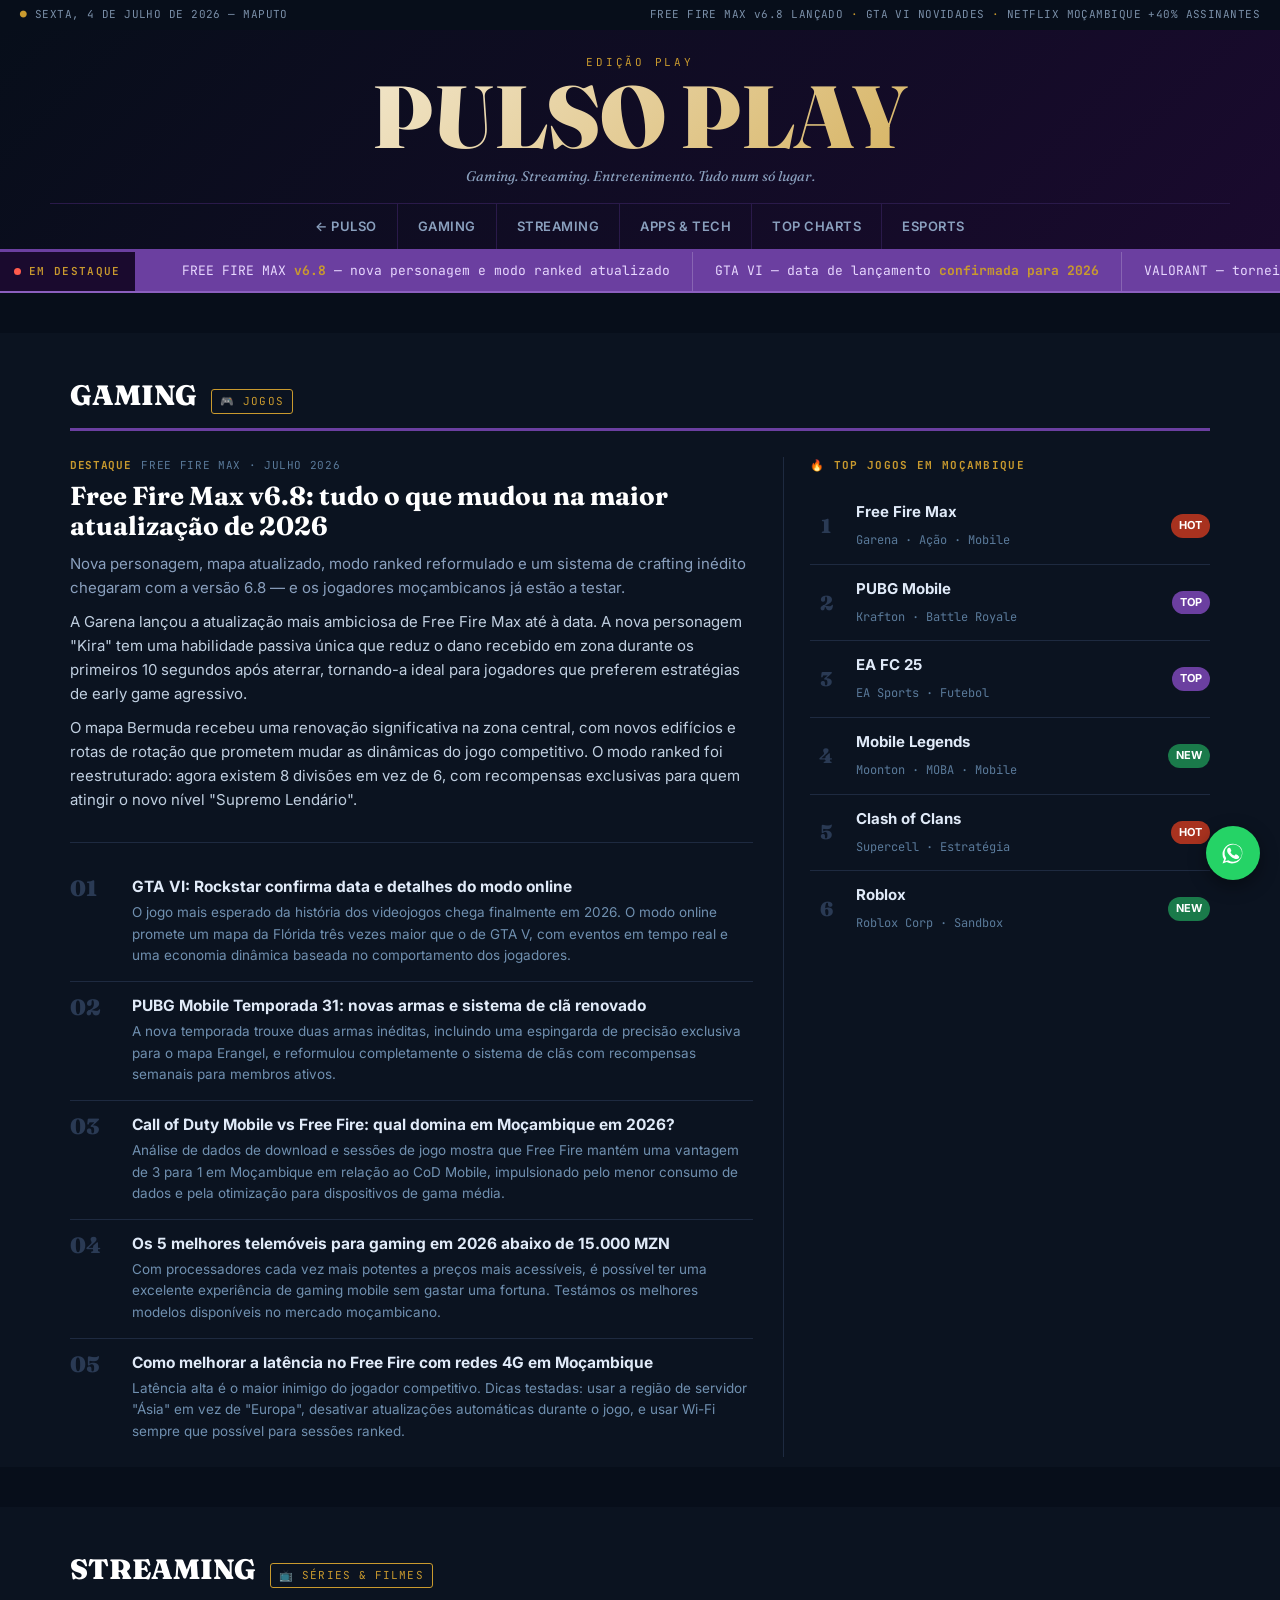
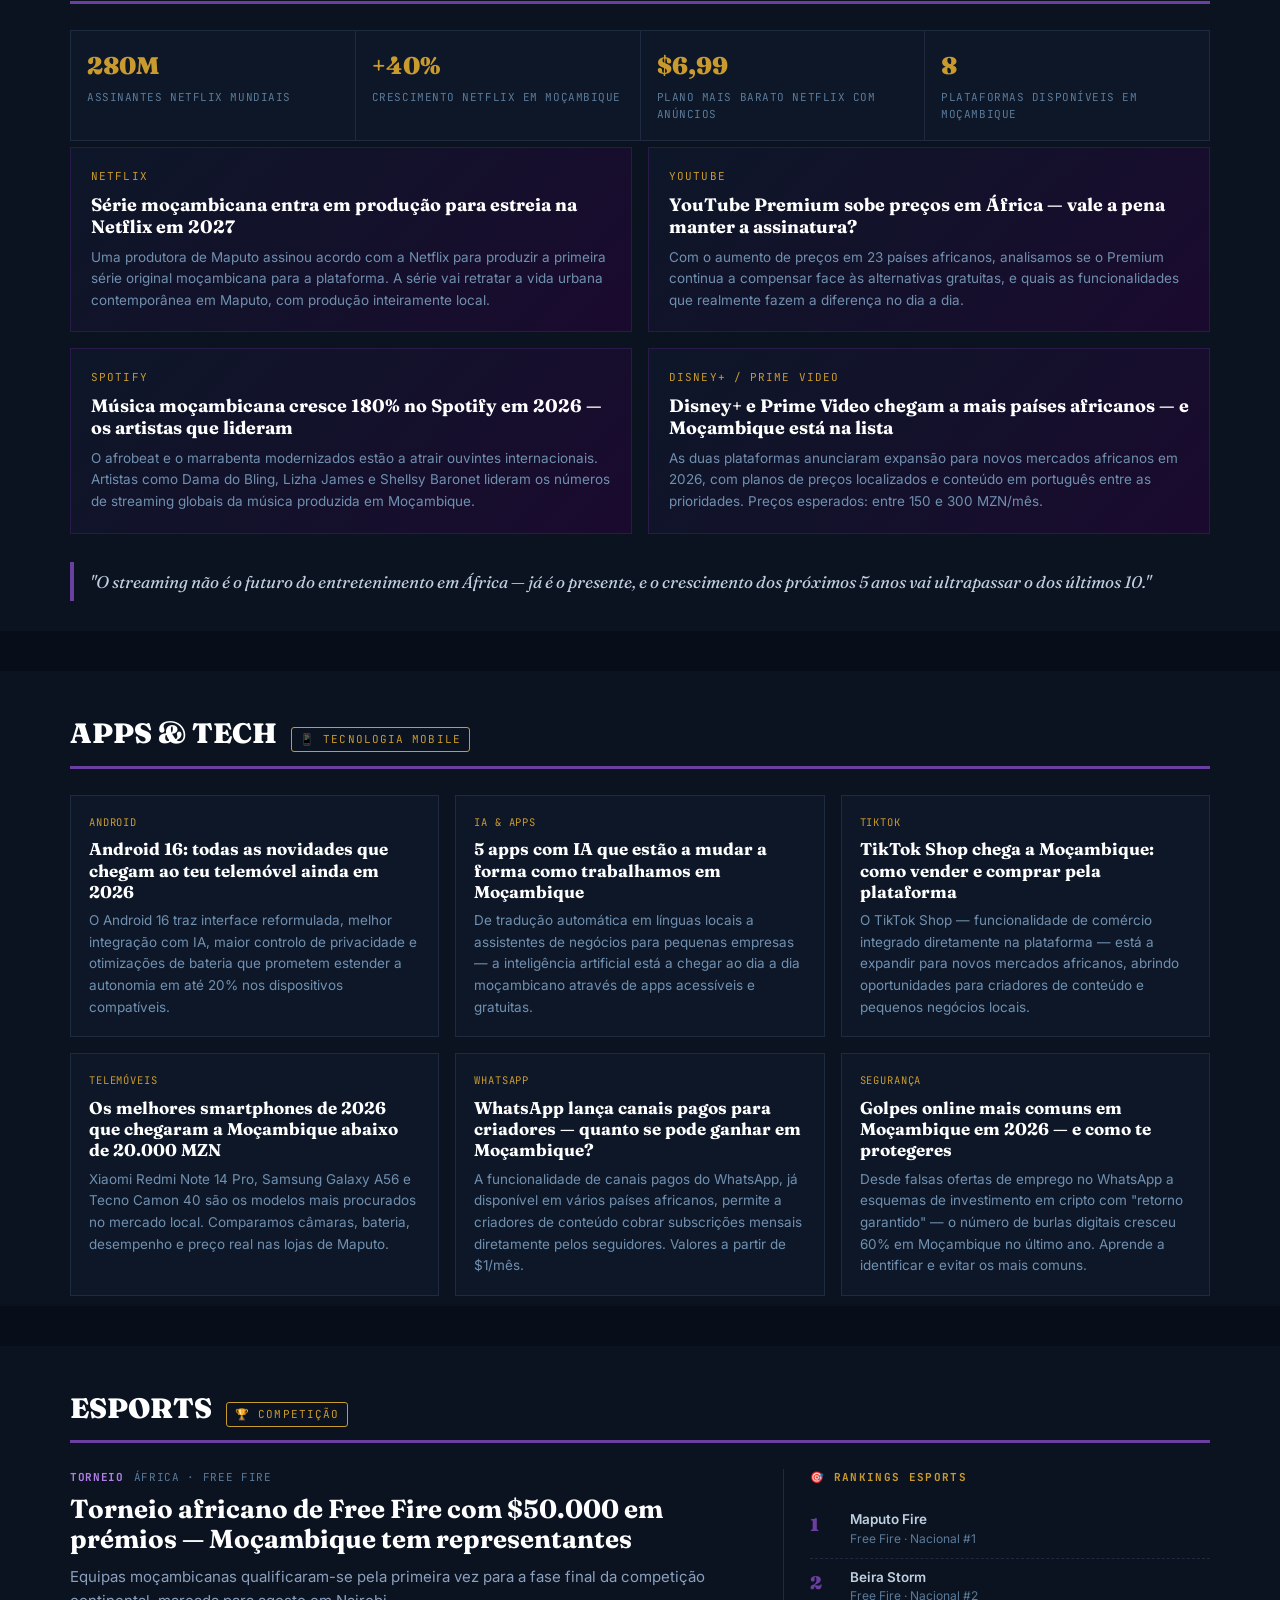
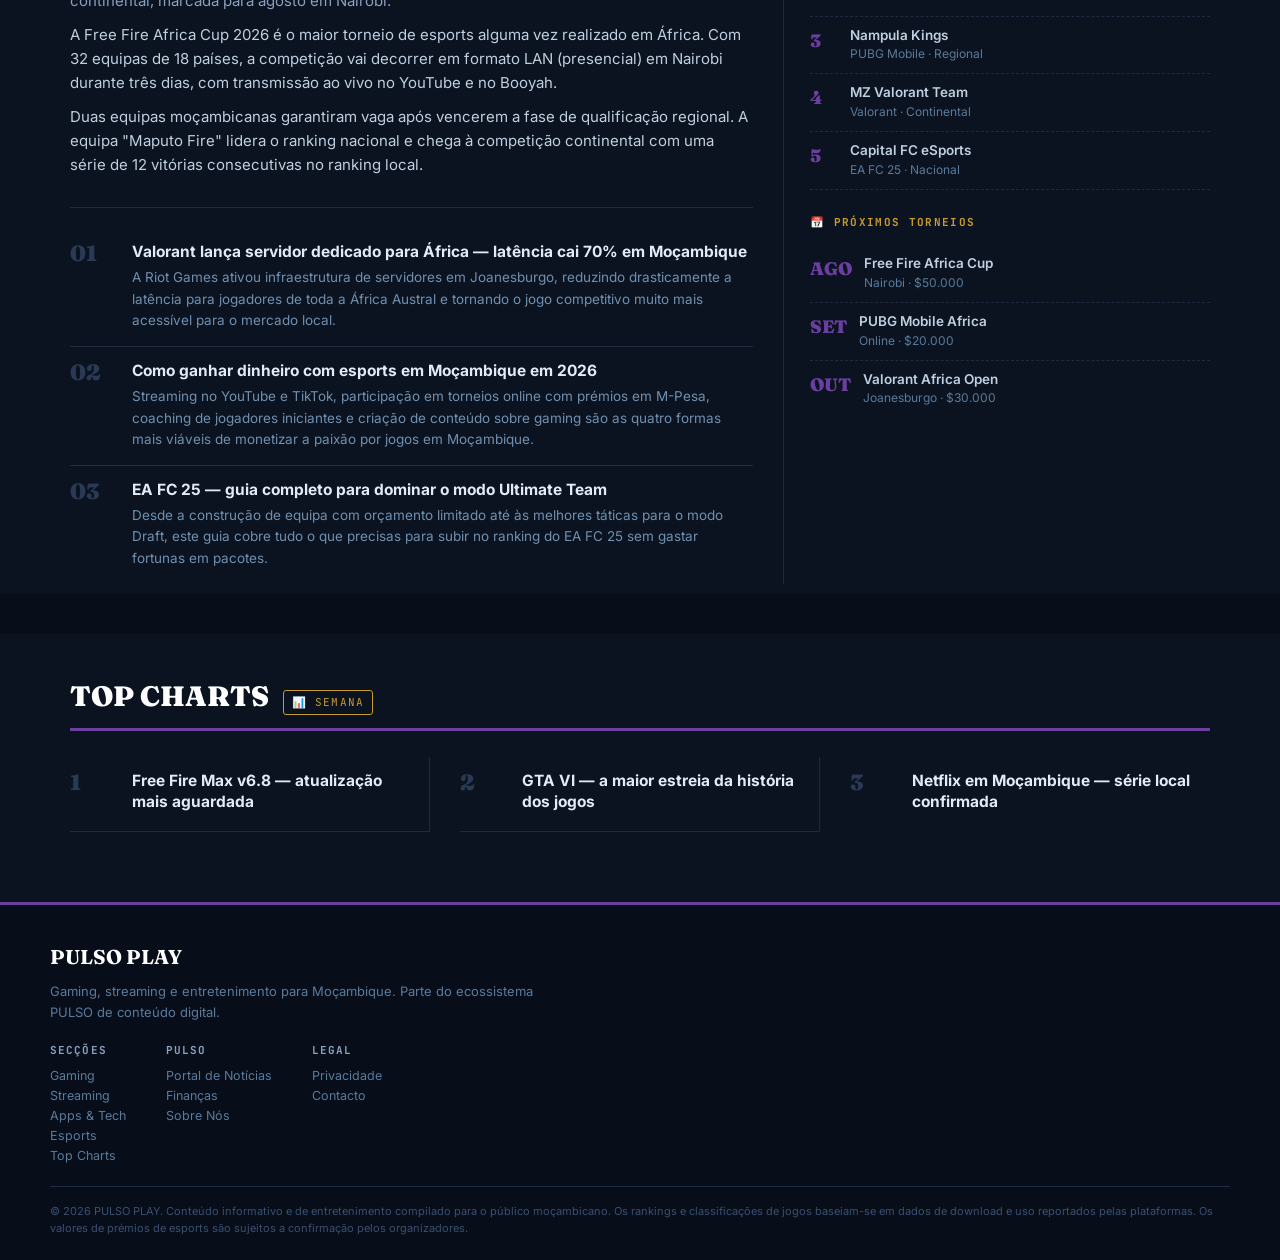
<file: play.html>
<!DOCTYPE html>
<html lang="pt">
<head>
<meta charset="UTF-8">
<meta name="viewport" content="width=device-width, initial-scale=1.0">
<title>PULSO Play — Entretenimento, Gaming & Streaming</title>

<!-- =============================================
     COLA AQUI OS CÓDIGOS DA HILLTOPADS
     (meta tag de verificação, scripts de anúncio)
     ============================================= -->

<link rel="preconnect" href="https://fonts.googleapis.com">
<link href="https://fonts.googleapis.com/css2?family=Fraunces:opsz,wght@9..144,400;9..144,700;9..144,900&family=Inter:wght@400;500;600;700&family=JetBrains+Mono:wght@400;600&display=swap" rel="stylesheet">
<style>
  :root{
    --ink:#0B1320;--paper:#F6F3EC;
    --gold:#C99A2E;--crimson:#A8321F;
    --purple:#6B3FA0;--green:#1A7A4A;
    --slate:#5C6B7A;--line:#D8D2C4;
    --maxw:1180px;
  }
  *{box-sizing:border-box;margin:0;padding:0;}
  html{scroll-behavior:smooth;}
  body{background:var(--ink);color:#f0eee8;font-family:'Inter',sans-serif;line-height:1.6;-webkit-font-smoothing:antialiased;}
  a{color:inherit;text-decoration:none;}

  /* UTILITY BAR */
  .utility-bar{background:#070e1a;color:#7a8fa8;font-family:'JetBrains Mono',monospace;font-size:11px;letter-spacing:.04em;padding:6px 20px;display:flex;justify-content:space-between;flex-wrap:wrap;gap:4px;}
  .utility-bar .dot{color:var(--gold);}

  /* MASTHEAD */
  .masthead{background:linear-gradient(135deg,#070e1a 0%,#1a0a2e 100%);border-bottom:3px solid var(--purple);padding:24px 20px 0;text-align:center;}
  .masthead .kicker{font-family:'JetBrains Mono',monospace;font-size:11px;letter-spacing:.25em;color:var(--gold);text-transform:uppercase;margin-bottom:4px;}
  .masthead h1{font-family:'Fraunces',serif;font-weight:900;font-size:clamp(44px,9vw,88px);line-height:.95;background:linear-gradient(135deg,#fff 0%,#C99A2E 100%);-webkit-background-clip:text;-webkit-text-fill-color:transparent;background-clip:text;}
  .masthead .tagline{font-size:14px;color:#8aa0be;margin:6px 0 16px;font-style:italic;font-family:'Fraunces',serif;}

  nav.tabs{border-top:1px solid #2a1a4a;display:flex;justify-content:center;overflow-x:auto;max-width:var(--maxw);margin:0 auto;}
  nav.tabs a{padding:12px 20px;font-weight:600;font-size:13px;letter-spacing:.04em;text-transform:uppercase;border-right:1px solid #2a1a4a;white-space:nowrap;color:#8aa0be;transition:all .15s;}
  nav.tabs a:last-child{border-right:none;}
  nav.tabs a:hover{background:#1a0a2e;color:var(--gold);}

  /* TICKER */
  .ticker-wrap{background:var(--purple);overflow:hidden;position:relative;border-bottom:2px solid #8B5FBF;}
  .ticker-label{position:absolute;left:0;top:0;bottom:0;background:#1a0a2e;color:var(--gold);font-family:'JetBrains Mono',monospace;font-size:11px;font-weight:600;letter-spacing:.12em;display:flex;align-items:center;padding:0 14px;z-index:2;}
  .ticker-label::before{content:'';width:7px;height:7px;border-radius:50%;background:#ff5b4d;margin-right:8px;animation:pulse 1.4s infinite;}
  @keyframes pulse{0%,100%{opacity:1;}50%{opacity:.2;}}
  .ticker-track{display:flex;white-space:nowrap;animation:scroll 36s linear infinite;padding-left:160px;}
  .ticker-track span{color:#e8d8ff;font-size:13px;padding:9px 22px;border-right:1px solid rgba(255,255,255,.2);font-family:'JetBrains Mono',monospace;}
  .ticker-track span b{color:var(--gold);}
  @keyframes scroll{0%{transform:translateX(0);}100%{transform:translateX(-50%);}}

  /* AD SLOT */
  .ad-slot{display:flex;justify-content:center;padding:20px;background:#070e1a;}

  /* SECÇÕES */
  .section{max-width:var(--maxw);margin:0 auto;padding:40px 20px 10px;}
  .section-head{display:flex;align-items:baseline;gap:14px;border-bottom:3px solid var(--purple);padding-bottom:10px;margin-bottom:26px;}
  .section-head h2{font-family:'Fraunces',serif;font-weight:900;font-size:28px;text-transform:uppercase;color:#fff;}
  .eyebrow{font-family:'JetBrains Mono',monospace;font-size:11px;color:var(--gold);letter-spacing:.1em;border:1px solid var(--gold);padding:3px 8px;border-radius:3px;}

  /* GRID */
  .grid-2{display:grid;grid-template-columns:1.6fr 1fr;gap:30px;}
  @media(max-width:820px){.grid-2{grid-template-columns:1fr;}}

  .lead{border-bottom:1px solid #1e2a40;padding-bottom:20px;margin-bottom:20px;}
  .lead h3{font-family:'Fraunces',serif;font-size:26px;font-weight:700;line-height:1.15;margin-bottom:10px;color:#fff;}
  .lead .dek{font-size:15px;color:#8aa0be;margin-bottom:10px;}
  .lead p{font-size:15px;color:#c0cfe0;margin-bottom:10px;}

  .meta{font-family:'JetBrains Mono',monospace;font-size:11px;color:#5a7a9a;text-transform:uppercase;letter-spacing:.06em;margin-bottom:8px;display:flex;gap:10px;align-items:center;}
  .tag{color:var(--gold);font-weight:700;}
  .tag.purple{color:#b07fe8;}
  .tag.green{color:#4ade80;}

  .story-row{display:grid;grid-template-columns:48px 1fr;gap:14px;padding:14px 0;border-bottom:1px solid #1e2a40;}
  .story-row:last-child{border-bottom:none;}
  .story-row .num{font-family:'Fraunces',serif;font-weight:900;font-size:22px;color:#2a3a54;line-height:1;}
  .story-row h4{font-size:15.5px;font-weight:700;margin-bottom:5px;line-height:1.3;color:#e0eaf8;}
  .story-row p{font-size:13.5px;color:#7090b0;}

  /* SIDEBAR */
  .sidebar{border-left:1px solid #1e2a40;padding-left:26px;}
  @media(max-width:820px){.sidebar{border-left:none;padding-left:0;border-top:2px solid var(--purple);padding-top:20px;margin-top:10px;}}
  .sidebar h5{font-family:'JetBrains Mono',monospace;font-size:11px;letter-spacing:.12em;text-transform:uppercase;color:var(--gold);margin-bottom:14px;}
  .rank-item{display:flex;gap:12px;padding:10px 0;border-bottom:1px dashed #1e2a40;}
  .rank-item:last-child{border-bottom:none;}
  .rank-item .rn{font-family:'Fraunces',serif;font-weight:900;color:var(--purple);font-size:18px;min-width:28px;}
  .rank-item p{font-size:13.5px;font-weight:600;line-height:1.3;color:#c0cfe0;}
  .rank-item span{font-size:12px;color:#5a7a9a;display:block;font-weight:400;}

  /* CARD GRID */
  .card-grid{display:grid;grid-template-columns:repeat(3,1fr);gap:16px;margin-top:6px;}
  @media(max-width:900px){.card-grid{grid-template-columns:repeat(2,1fr);}}
  @media(max-width:580px){.card-grid{grid-template-columns:1fr;}}
  .card{border:1px solid #1e2a40;background:#0d1728;padding:18px;transition:border-color .15s;}
  .card:hover{border-color:var(--purple);}
  .card .cat{font-family:'JetBrains Mono',monospace;font-size:10.5px;color:var(--gold);text-transform:uppercase;letter-spacing:.08em;margin-bottom:8px;}
  .card h4{font-family:'Fraunces',serif;font-size:17px;font-weight:700;margin-bottom:8px;line-height:1.25;color:#fff;}
  .card p{font-size:13.5px;color:#7090b0;}

  /* STAT STRIP */
  .stat-strip{display:grid;grid-template-columns:repeat(4,1fr);gap:1px;background:#1e2a40;margin:24px 0 6px;border:1px solid #1e2a40;}
  @media(max-width:700px){.stat-strip{grid-template-columns:repeat(2,1fr);}}
  .stat-cell{background:#0d1728;padding:16px;}
  .stat-cell .num{font-family:'Fraunces',serif;font-weight:900;font-size:24px;color:var(--gold);}
  .stat-cell .lab{font-size:11px;color:#5a7a9a;font-family:'JetBrains Mono',monospace;text-transform:uppercase;letter-spacing:.05em;margin-top:3px;}

  /* PULL QUOTE */
  .pull-quote{border-left:4px solid var(--purple);padding:6px 0 6px 16px;margin:20px 0;font-family:'Fraunces',serif;font-style:italic;font-size:17px;color:#c0cfe0;}

  /* TOP JOGOS */
  .game-list{display:grid;gap:0;}
  .game-item{display:flex;gap:14px;align-items:center;padding:12px 0;border-bottom:1px solid #1e2a40;}
  .game-item:last-child{border-bottom:none;}
  .game-rank{font-family:'Fraunces',serif;font-weight:900;font-size:20px;color:#2a3a54;min-width:32px;text-align:center;}
  .game-info h4{font-size:15px;font-weight:700;color:#e0eaf8;margin-bottom:2px;}
  .game-info span{font-size:12px;color:#5a7a9a;font-family:'JetBrains Mono',monospace;}
  .game-badge{margin-left:auto;font-size:11px;padding:3px 8px;border-radius:20px;font-weight:700;white-space:nowrap;}
  .badge-hot{background:#A8321F;color:#fff;}
  .badge-new{background:#1A7A4A;color:#fff;}
  .badge-top{background:#6B3FA0;color:#fff;}

  /* STREAMING CARDS */
  .stream-grid{display:grid;grid-template-columns:repeat(2,1fr);gap:16px;margin-top:6px;}
  @media(max-width:600px){.stream-grid{grid-template-columns:1fr;}}
  .stream-card{background:linear-gradient(135deg,#0d1728,#1a0a2e);border:1px solid #2a1a4a;padding:20px;}
  .stream-card .platform{font-family:'JetBrains Mono',monospace;font-size:11px;color:var(--gold);text-transform:uppercase;letter-spacing:.1em;margin-bottom:8px;}
  .stream-card h4{font-family:'Fraunces',serif;font-size:18px;font-weight:700;color:#fff;margin-bottom:8px;line-height:1.25;}
  .stream-card p{font-size:13.5px;color:#7090b0;}

  /* FLOAT WHATSAPP */
  .whats-float{position:fixed;bottom:20px;right:20px;z-index:50;width:54px;height:54px;border-radius:50%;background:#25D366;display:flex;align-items:center;justify-content:center;box-shadow:0 6px 18px rgba(0,0,0,.4);transition:transform .15s;}
  .whats-float:hover{transform:scale(1.07);}
  .whats-float svg{width:28px;height:28px;fill:#fff;}

  /* FOOTER */
  footer{background:#070e1a;color:#5a7a9a;margin-top:60px;padding:36px 20px 22px;border-top:3px solid var(--purple);}
  footer .inner{max-width:var(--maxw);margin:0 auto;}
  footer h6{font-family:'Fraunces',serif;color:#fff;font-size:20px;margin-bottom:8px;}
  footer .cols{display:flex;gap:40px;flex-wrap:wrap;margin:20px 0;}
  footer .cols div{font-size:12.5px;}
  footer .cols b{display:block;color:#8aa0be;margin-bottom:6px;font-size:11px;letter-spacing:.1em;text-transform:uppercase;font-family:'JetBrains Mono',monospace;}
  footer .legal{border-top:1px solid #1e2a40;padding-top:16px;font-size:11px;color:#3a5070;line-height:1.6;}

  ::selection{background:var(--purple);color:#fff;}
</style>
</head>
<body>

<div class="utility-bar">
  <span><span class="dot">●</span> SEXTA, 4 DE JULHO DE 2026 — MAPUTO</span>
  <span>FREE FIRE MAX v6.8 LANÇADO <span class="dot">·</span> GTA VI NOVIDADES <span class="dot">·</span> NETFLIX MOÇAMBIQUE +40% ASSINANTES</span>
</div>

<div class="masthead">
  <div class="kicker">Edição Play</div>
  <h1>PULSO PLAY</h1>
  <p class="tagline">Gaming. Streaming. Entretenimento. Tudo num só lugar.</p>
  <nav class="tabs">
    <a href="index.html">← PULSO</a>
    <a href="#gaming">Gaming</a>
    <a href="#streaming">Streaming</a>
    <a href="#apps">Apps & Tech</a>
    <a href="#top-charts">Top Charts</a>
    <a href="#esports">Esports</a>
  </nav>
</div>

<!-- TICKER -->
<div class="ticker-wrap">
  <div class="ticker-label">EM DESTAQUE</div>
  <div class="ticker-track">
    <span>FREE FIRE MAX <b>v6.8</b> — nova personagem e modo ranked atualizado</span>
    <span>GTA VI — data de lançamento <b>confirmada para 2026</b></span>
    <span>VALORANT — torneio africano com <b>$50.000 em prémios</b></span>
    <span>NETFLIX — série moçambicana em produção para <b>2027</b></span>
    <span>PUBG MOBILE — nova temporada <b>S31</b> já disponível</span>
    <span>YOUTUBE PREMIUM — preços sobem em <b>23 países africanos</b></span>
    <span>SPOTIFY — <b>120 milhões de músicas</b> disponíveis em 2026</span>
    <span>FREE FIRE MAX <b>v6.8</b> — nova personagem e modo ranked atualizado</span>
    <span>GTA VI — data de lançamento <b>confirmada para 2026</b></span>
    <span>VALORANT — torneio africano com <b>$50.000 em prémios</b></span>
    <span>NETFLIX — série moçambicana em produção para <b>2027</b></span>
    <span>PUBG MOBILE — nova temporada <b>S31</b> já disponível</span>
    <span>YOUTUBE PREMIUM — preços sobem em <b>23 países africanos</b></span>
    <span>SPOTIFY — <b>120 milhões de músicas</b> disponíveis em 2026</span>
  </div>
</div>

<!-- AD SLOT TOPO -->
<div class="ad-slot">
  <!-- COLA AQUI O CÓDIGO DE ANÚNCIO DA HILLTOPADS (banner/in-page) -->
</div>

<!-- ========== GAMING ========== -->
<section class="section" id="gaming">
  <div class="section-head">
    <h2>Gaming</h2>
    <span class="eyebrow">🎮 JOGOS</span>
  </div>

  <div class="grid-2">
    <div>
      <div class="lead">
        <div class="meta"><span class="tag">DESTAQUE</span> Free Fire Max · Julho 2026</div>
        <h3>Free Fire Max v6.8: tudo o que mudou na maior atualização de 2026</h3>
        <p class="dek">Nova personagem, mapa atualizado, modo ranked reformulado e um sistema de crafting inédito chegaram com a versão 6.8 — e os jogadores moçambicanos já estão a testar.</p>
        <p>A Garena lançou a atualização mais ambiciosa de Free Fire Max até à data. A nova personagem "Kira" tem uma habilidade passiva única que reduz o dano recebido em zona durante os primeiros 10 segundos após aterrar, tornando-a ideal para jogadores que preferem estratégias de early game agressivo.</p>
        <p>O mapa Bermuda recebeu uma renovação significativa na zona central, com novos edifícios e rotas de rotação que prometem mudar as dinâmicas do jogo competitivo. O modo ranked foi reestruturado: agora existem 8 divisões em vez de 6, com recompensas exclusivas para quem atingir o novo nível "Supremo Lendário".</p>
      </div>

      <div class="story-row">
        <div class="num">01</div>
        <div>
          <h4>GTA VI: Rockstar confirma data e detalhes do modo online</h4>
          <p>O jogo mais esperado da história dos videojogos chega finalmente em 2026. O modo online promete um mapa da Flórida três vezes maior que o de GTA V, com eventos em tempo real e uma economia dinâmica baseada no comportamento dos jogadores.</p>
        </div>
      </div>
      <div class="story-row">
        <div class="num">02</div>
        <div>
          <h4>PUBG Mobile Temporada 31: novas armas e sistema de clã renovado</h4>
          <p>A nova temporada trouxe duas armas inéditas, incluindo uma espingarda de precisão exclusiva para o mapa Erangel, e reformulou completamente o sistema de clãs com recompensas semanais para membros ativos.</p>
        </div>
      </div>
      <div class="story-row">
        <div class="num">03</div>
        <div>
          <h4>Call of Duty Mobile vs Free Fire: qual domina em Moçambique em 2026?</h4>
          <p>Análise de dados de download e sessões de jogo mostra que Free Fire mantém uma vantagem de 3 para 1 em Moçambique em relação ao CoD Mobile, impulsionado pelo menor consumo de dados e pela otimização para dispositivos de gama média.</p>
        </div>
      </div>
      <div class="story-row">
        <div class="num">04</div>
        <div>
          <h4>Os 5 melhores telemóveis para gaming em 2026 abaixo de 15.000 MZN</h4>
          <p>Com processadores cada vez mais potentes a preços mais acessíveis, é possível ter uma excelente experiência de gaming mobile sem gastar uma fortuna. Testámos os melhores modelos disponíveis no mercado moçambicano.</p>
        </div>
      </div>
      <div class="story-row">
        <div class="num">05</div>
        <div>
          <h4>Como melhorar a latência no Free Fire com redes 4G em Moçambique</h4>
          <p>Latência alta é o maior inimigo do jogador competitivo. Dicas testadas: usar a região de servidor "Ásia" em vez de "Europa", desativar atualizações automáticas durante o jogo, e usar Wi-Fi sempre que possível para sessões ranked.</p>
        </div>
      </div>
    </div>

    <aside class="sidebar">
      <h5>🔥 Top Jogos em Moçambique</h5>
      <div class="game-list">
        <div class="game-item">
          <span class="game-rank">1</span>
          <div class="game-info"><h4>Free Fire Max</h4><span>Garena · Ação · Mobile</span></div>
          <span class="game-badge badge-hot">HOT</span>
        </div>
        <div class="game-item">
          <span class="game-rank">2</span>
          <div class="game-info"><h4>PUBG Mobile</h4><span>Krafton · Battle Royale</span></div>
          <span class="game-badge badge-top">TOP</span>
        </div>
        <div class="game-item">
          <span class="game-rank">3</span>
          <div class="game-info"><h4>EA FC 25</h4><span>EA Sports · Futebol</span></div>
          <span class="game-badge badge-top">TOP</span>
        </div>
        <div class="game-item">
          <span class="game-rank">4</span>
          <div class="game-info"><h4>Mobile Legends</h4><span>Moonton · MOBA · Mobile</span></div>
          <span class="game-badge badge-new">NEW</span>
        </div>
        <div class="game-item">
          <span class="game-rank">5</span>
          <div class="game-info"><h4>Clash of Clans</h4><span>Supercell · Estratégia</span></div>
          <span class="game-badge badge-hot">HOT</span>
        </div>
        <div class="game-item">
          <span class="game-rank">6</span>
          <div class="game-info"><h4>Roblox</h4><span>Roblox Corp · Sandbox</span></div>
          <span class="game-badge badge-new">NEW</span>
        </div>
      </div>
    </aside>
  </div>
</section>

<!-- AD SLOT MEIO -->
<div class="ad-slot">
  <!-- COLA AQUI O CÓDIGO DE ANÚNCIO DA HILLTOPADS (in-page/banner) -->
</div>

<!-- ========== STREAMING ========== -->
<section class="section" id="streaming">
  <div class="section-head">
    <h2>Streaming</h2>
    <span class="eyebrow">📺 SÉRIES & FILMES</span>
  </div>

  <div class="stat-strip">
    <div class="stat-cell"><div class="num">280M</div><div class="lab">Assinantes Netflix mundiais</div></div>
    <div class="stat-cell"><div class="num">+40%</div><div class="lab">Crescimento Netflix em Moçambique</div></div>
    <div class="stat-cell"><div class="num">$6,99</div><div class="lab">Plano mais barato Netflix com anúncios</div></div>
    <div class="stat-cell"><div class="num">8</div><div class="lab">Plataformas disponíveis em Moçambique</div></div>
  </div>

  <div class="stream-grid">
    <div class="stream-card">
      <div class="platform">Netflix</div>
      <h4>Série moçambicana entra em produção para estreia na Netflix em 2027</h4>
      <p>Uma produtora de Maputo assinou acordo com a Netflix para produzir a primeira série original moçambicana para a plataforma. A série vai retratar a vida urbana contemporânea em Maputo, com produção inteiramente local.</p>
    </div>
    <div class="stream-card">
      <div class="platform">YouTube</div>
      <h4>YouTube Premium sobe preços em África — vale a pena manter a assinatura?</h4>
      <p>Com o aumento de preços em 23 países africanos, analisamos se o Premium continua a compensar face às alternativas gratuitas, e quais as funcionalidades que realmente fazem a diferença no dia a dia.</p>
    </div>
    <div class="stream-card">
      <div class="platform">Spotify</div>
      <h4>Música moçambicana cresce 180% no Spotify em 2026 — os artistas que lideram</h4>
      <p>O afrobeat e o marrabenta modernizados estão a atrair ouvintes internacionais. Artistas como Dama do Bling, Lizha James e Shellsy Baronet lideram os números de streaming globais da música produzida em Moçambique.</p>
    </div>
    <div class="stream-card">
      <div class="platform">Disney+ / Prime Video</div>
      <h4>Disney+ e Prime Video chegam a mais países africanos — e Moçambique está na lista</h4>
      <p>As duas plataformas anunciaram expansão para novos mercados africanos em 2026, com planos de preços localizados e conteúdo em português entre as prioridades. Preços esperados: entre 150 e 300 MZN/mês.</p>
    </div>
  </div>

  <div class="pull-quote" style="margin-top:28px;">"O streaming não é o futuro do entretenimento em África — já é o presente, e o crescimento dos próximos 5 anos vai ultrapassar o dos últimos 10."</div>
</section>

<!-- AD SLOT -->
<div class="ad-slot">
  <!-- COLA AQUI O CÓDIGO DE ANÚNCIO DA HILLTOPADS -->
</div>

<!-- ========== APPS & TECH ========== -->
<section class="section" id="apps">
  <div class="section-head">
    <h2>Apps & Tech</h2>
    <span class="eyebrow">📱 TECNOLOGIA MOBILE</span>
  </div>

  <div class="card-grid">
    <div class="card">
      <div class="cat">Android</div>
      <h4>Android 16: todas as novidades que chegam ao teu telemóvel ainda em 2026</h4>
      <p>O Android 16 traz interface reformulada, melhor integração com IA, maior controlo de privacidade e otimizações de bateria que prometem estender a autonomia em até 20% nos dispositivos compatíveis.</p>
    </div>
    <div class="card">
      <div class="cat">IA & Apps</div>
      <h4>5 apps com IA que estão a mudar a forma como trabalhamos em Moçambique</h4>
      <p>De tradução automática em línguas locais a assistentes de negócios para pequenas empresas — a inteligência artificial está a chegar ao dia a dia moçambicano através de apps acessíveis e gratuitas.</p>
    </div>
    <div class="card">
      <div class="cat">TikTok</div>
      <h4>TikTok Shop chega a Moçambique: como vender e comprar pela plataforma</h4>
      <p>O TikTok Shop — funcionalidade de comércio integrado diretamente na plataforma — está a expandir para novos mercados africanos, abrindo oportunidades para criadores de conteúdo e pequenos negócios locais.</p>
    </div>
    <div class="card">
      <div class="cat">Telemóveis</div>
      <h4>Os melhores smartphones de 2026 que chegaram a Moçambique abaixo de 20.000 MZN</h4>
      <p>Xiaomi Redmi Note 14 Pro, Samsung Galaxy A56 e Tecno Camon 40 são os modelos mais procurados no mercado local. Comparamos câmaras, bateria, desempenho e preço real nas lojas de Maputo.</p>
    </div>
    <div class="card">
      <div class="cat">WhatsApp</div>
      <h4>WhatsApp lança canais pagos para criadores — quanto se pode ganhar em Moçambique?</h4>
      <p>A funcionalidade de canais pagos do WhatsApp, já disponível em vários países africanos, permite a criadores de conteúdo cobrar subscrições mensais diretamente pelos seguidores. Valores a partir de $1/mês.</p>
    </div>
    <div class="card">
      <div class="cat">Segurança</div>
      <h4>Golpes online mais comuns em Moçambique em 2026 — e como te protegeres</h4>
      <p>Desde falsas ofertas de emprego no WhatsApp a esquemas de investimento em cripto com "retorno garantido" — o número de burlas digitais cresceu 60% em Moçambique no último ano. Aprende a identificar e evitar os mais comuns.</p>
    </div>
  </div>
</section>

<!-- AD SLOT -->
<div class="ad-slot">
  <!-- COLA AQUI O CÓDIGO DE ANÚNCIO DA HILLTOPADS -->
</div>

<!-- ========== ESPORTS ========== -->
<section class="section" id="esports">
  <div class="section-head">
    <h2>Esports</h2>
    <span class="eyebrow">🏆 COMPETIÇÃO</span>
  </div>

  <div class="grid-2">
    <div>
      <div class="lead">
        <div class="meta"><span class="tag purple">TORNEIO</span> África · Free Fire</div>
        <h3>Torneio africano de Free Fire com $50.000 em prémios — Moçambique tem representantes</h3>
        <p class="dek">Equipas moçambicanas qualificaram-se pela primeira vez para a fase final da competição continental, marcada para agosto em Nairobi.</p>
        <p>A Free Fire Africa Cup 2026 é o maior torneio de esports alguma vez realizado em África. Com 32 equipas de 18 países, a competição vai decorrer em formato LAN (presencial) em Nairobi durante três dias, com transmissão ao vivo no YouTube e no Booyah.</p>
        <p>Duas equipas moçambicanas garantiram vaga após vencerem a fase de qualificação regional. A equipa "Maputo Fire" lidera o ranking nacional e chega à competição continental com uma série de 12 vitórias consecutivas no ranking local.</p>
      </div>

      <div class="story-row">
        <div class="num">01</div>
        <div>
          <h4>Valorant lança servidor dedicado para África — latência cai 70% em Moçambique</h4>
          <p>A Riot Games ativou infraestrutura de servidores em Joanesburgo, reduzindo drasticamente a latência para jogadores de toda a África Austral e tornando o jogo competitivo muito mais acessível para o mercado local.</p>
        </div>
      </div>
      <div class="story-row">
        <div class="num">02</div>
        <div>
          <h4>Como ganhar dinheiro com esports em Moçambique em 2026</h4>
          <p>Streaming no YouTube e TikTok, participação em torneios online com prémios em M-Pesa, coaching de jogadores iniciantes e criação de conteúdo sobre gaming são as quatro formas mais viáveis de monetizar a paixão por jogos em Moçambique.</p>
        </div>
      </div>
      <div class="story-row">
        <div class="num">03</div>
        <div>
          <h4>EA FC 25 — guia completo para dominar o modo Ultimate Team</h4>
          <p>Desde a construção de equipa com orçamento limitado até às melhores táticas para o modo Draft, este guia cobre tudo o que precisas para subir no ranking do EA FC 25 sem gastar fortunas em pacotes.</p>
        </div>
      </div>
    </div>

    <aside class="sidebar">
      <h5>🎯 Rankings Esports</h5>
      <div class="rank-item"><span class="rn">1</span><div><p>Maputo Fire</p><span>Free Fire · Nacional #1</span></div></div>
      <div class="rank-item"><span class="rn">2</span><div><p>Beira Storm</p><span>Free Fire · Nacional #2</span></div></div>
      <div class="rank-item"><span class="rn">3</span><div><p>Nampula Kings</p><span>PUBG Mobile · Regional</span></div></div>
      <div class="rank-item"><span class="rn">4</span><div><p>MZ Valorant Team</p><span>Valorant · Continental</span></div></div>
      <div class="rank-item"><span class="rn">5</span><div><p>Capital FC eSports</p><span>EA FC 25 · Nacional</span></div></div>

      <h5 style="margin-top:24px;">📅 Próximos Torneios</h5>
      <div class="rank-item"><span class="rn">AGO</span><div><p>Free Fire Africa Cup</p><span>Nairobi · $50.000</span></div></div>
      <div class="rank-item"><span class="rn">SET</span><div><p>PUBG Mobile Africa</p><span>Online · $20.000</span></div></div>
      <div class="rank-item"><span class="rn">OUT</span><div><p>Valorant Africa Open</p><span>Joanesburgo · $30.000</span></div></div>
    </aside>
  </div>
</section>

<!-- AD SLOT FINAL -->
<div class="ad-slot">
  <!-- COLA AQUI O CÓDIGO DE ANÚNCIO DA HILLTOPADS -->
</div>

<!-- ========== TOP CHARTS ========== -->
<section class="section" id="top-charts" style="padding-bottom:10px;">
  <div class="section-head">
    <h2>Top Charts</h2>
    <span class="eyebrow">📊 SEMANA</span>
  </div>
  <div class="grid-2" style="grid-template-columns:1fr 1fr 1fr;">
    <div class="story-row" style="border-right:1px solid #1e2a40;padding-right:14px;">
      <div class="num">1</div>
      <div><h4>Free Fire Max v6.8 — atualização mais aguardada</h4></div>
    </div>
    <div class="story-row" style="border-right:1px solid #1e2a40;padding-right:14px;">
      <div class="num">2</div>
      <div><h4>GTA VI — a maior estreia da história dos jogos</h4></div>
    </div>
    <div class="story-row">
      <div class="num">3</div>
      <div><h4>Netflix em Moçambique — série local confirmada</h4></div>
    </div>
  </div>
</section>

<!-- WHATSAPP FLOAT -->
<a class="whats-float" href="https://chat.whatsapp.com/CnFSqrRhOJA9Itsb81njzB" target="_blank" rel="noopener" aria-label="WhatsApp">
  <svg viewBox="0 0 24 24"><path d="M17.6 6.32A8.86 8.86 0 0 0 12.05 4a8.94 8.94 0 0 0-7.74 13.46L3 21l3.65-1.27a8.9 8.9 0 0 0 4.4 1.18h.01a8.94 8.94 0 0 0 6.55-15ZM12.06 19.4a7.4 7.4 0 0 1-3.78-1.04l-.27-.16-2.81.97.94-2.73-.18-.28a7.43 7.43 0 0 1 11.6-9.2 7.36 7.36 0 0 1 2.18 5.25 7.43 7.43 0 0 1-7.68 7.19Zm4.07-5.56c-.22-.11-1.31-.65-1.52-.72-.2-.08-.35-.11-.5.11-.15.22-.57.72-.7.87-.13.15-.26.16-.48.05-1.31-.65-2.17-1.16-3.04-2.63-.23-.4.23-.37.66-1.23.07-.15.04-.27-.03-.39-.07-.11-.6-1.45-.82-1.98-.22-.52-.44-.45-.6-.46-.15-.01-.33-.01-.5-.01-.18 0-.46.07-.7.34-.24.27-.92.9-.92 2.2 0 1.3.95 2.55 1.08 2.73.13.18 1.83 2.79 4.45 3.8 2.2.84 2.65.67 3.13.63.48-.05 1.31-.53 1.5-1.05.18-.51.18-.95.13-1.05-.06-.1-.22-.16-.44-.27Z"/></svg>
</a>

<footer>
  <div class="inner">
    <h6>PULSO PLAY</h6>
    <p style="font-size:13px;max-width:520px;color:#5a7a9a;">Gaming, streaming e entretenimento para Moçambique. Parte do ecossistema PULSO de conteúdo digital.</p>
    <div class="cols">
      <div><b>Secções</b>Gaming<br>Streaming<br>Apps & Tech<br>Esports<br>Top Charts</div>
      <div><b>PULSO</b><a href="index.html" style="color:#5a7a9a;">Portal de Notícias</a><br><a href="financas.html" style="color:#5a7a9a;">Finanças</a><br><a href="sobre.html" style="color:#5a7a9a;">Sobre Nós</a></div>
      <div><b>Legal</b><a href="politica-privacidade.html" style="color:#5a7a9a;">Privacidade</a><br><a href="contato.html" style="color:#5a7a9a;">Contacto</a></div>
    </div>
    <div class="legal">
      © 2026 PULSO PLAY. Conteúdo informativo e de entretenimento compilado para o público moçambicano. Os rankings e classificações de jogos baseiam-se em dados de download e uso reportados pelas plataformas. Os valores de prémios de esports são sujeitos a confirmação pelos organizadores.
    </div>
  </div>
</footer>

<!-- =============================================
     COLA AQUI O CÓDIGO POPUNDER OU MULTITAG
     DA HILLTOPADS (antes do </body>)
     ============================================= -->

</body>
</html>
</file>
